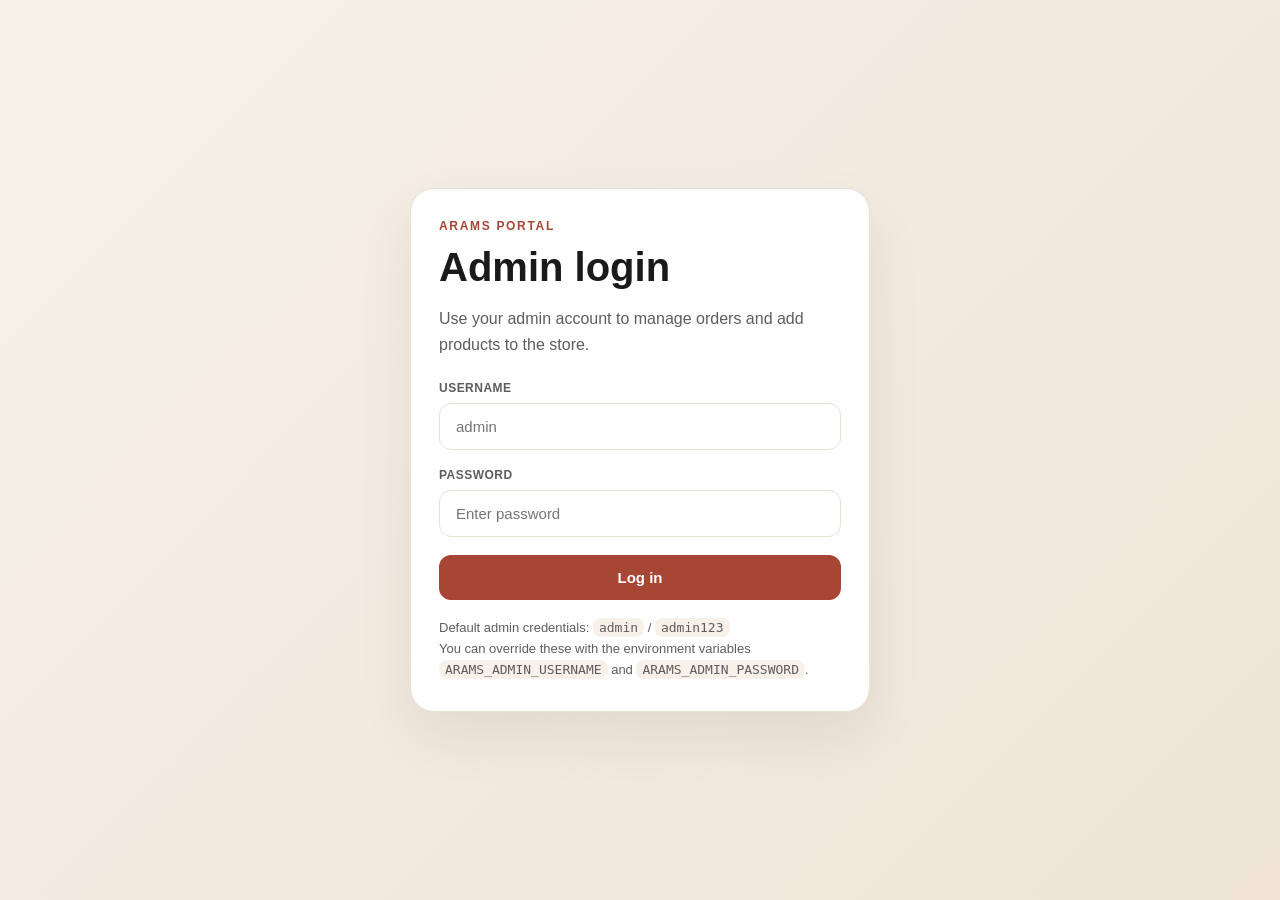
<file: admin_login.html>
<!doctype html>
<html lang="en">
<head>
  <meta charset="utf-8">
  <meta name="viewport" content="width=device-width, initial-scale=1">
  <title>ARAMS Portal Login</title>
  <style>
    :root {
      --ink: #1a1a1a;
      --muted: #5d5d5d;
      --paper: #fff;
      --soft: #f4f0ea;
      --line: #e7e1d7;
      --brand: #a74635;
      --brand-dark: #7d3228;
    }
    * { box-sizing: border-box; }
    body {
      margin: 0;
      min-height: 100vh;
      display: grid;
      place-items: center;
      background: linear-gradient(135deg, #f7f1ea 0%, #efe4d5 100%);
      color: var(--ink);
      font-family: Arial, Helvetica, sans-serif;
    }
    .login-box {
      width: min(92vw, 460px);
      background: var(--paper);
      border: 1px solid var(--line);
      border-radius: 24px;
      box-shadow: 0 24px 55px rgba(33, 25, 20, 0.08);
      padding: 30px 28px;
    }
    .brand {
      font-size: 12px;
      letter-spacing: 0.14em;
      text-transform: uppercase;
      color: var(--brand);
      font-weight: 700;
      margin-bottom: 12px;
    }
    h1 {
      margin: 0 0 12px;
      font-size: clamp(2rem, 4vw, 2.5rem);
    }
    .subtitle {
      color: var(--muted);
      margin-bottom: 24px;
      line-height: 1.6;
    }
    label {
      display: block;
      font-size: 12px;
      font-weight: 700;
      letter-spacing: 0.04em;
      text-transform: uppercase;
      color: var(--muted);
      margin-bottom: 8px;
    }
    input {
      width: 100%;
      background: #fff;
      border: 1px solid var(--line);
      border-radius: 12px;
      padding: 14px 16px;
      font-size: 15px;
      margin-bottom: 18px;
    }
    button {
      width: 100%;
      border: none;
      border-radius: 12px;
      background: var(--brand);
      color: white;
      padding: 14px 18px;
      font-size: 15px;
      font-weight: 700;
      cursor: pointer;
    }
    button:hover {
      background: var(--brand-dark);
    }
    .helper {
      margin-top: 18px;
      font-size: 13px;
      color: var(--muted);
      line-height: 1.6;
    }
    code {
      background: #f7f1ea;
      border-radius: 8px;
      padding: 2px 6px;
      font-family: Consolas, monospace;
    }
  </style>
</head>
<body>
  <div class="login-box">
    <div class="brand">ARAMS Portal</div>
    <h1>Admin login</h1>
    <p class="subtitle">Use your admin account to manage orders and add products to the store.</p>

    <form method="post" action="/admin/login">
      <label for="username">Username</label>
      <input id="username" name="username" type="text" placeholder="admin" required>

      <label for="password">Password</label>
      <input id="password" name="password" type="password" placeholder="Enter password" required>

      <button type="submit">Log in</button>
    </form>

    <div class="helper">
      Default admin credentials: <code>admin</code> / <code>admin123</code><br>
      You can override these with the environment variables <code>ARAMS_ADMIN_USERNAME</code> and <code>ARAMS_ADMIN_PASSWORD</code>.
    </div>
  </div>
</body>
</html>
</file>
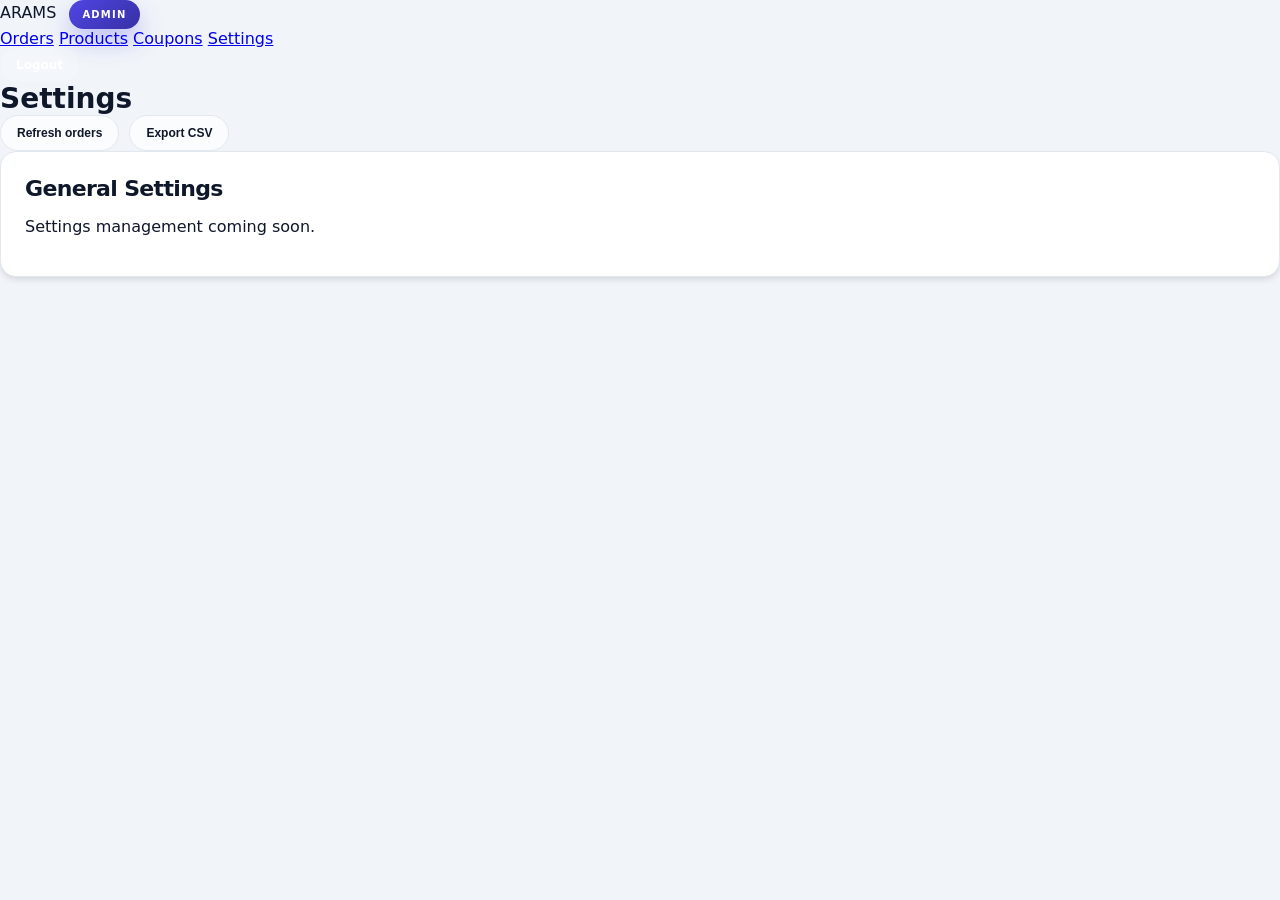
<file: admin_settings.html>
<!doctype html>
<html lang="en">
<head>
  <meta charset="utf-8">
  <meta name="viewport" content="width=device-width, initial-scale=1">
  <title>ARAMS Admin Portal</title>
  <style>
    :root {
      --ink: #0f172a;
      --muted: #64748b;
      --line: #e2e8f0;
      --paper: #ffffff;
      --soft: #f8fafc;
      --soft-strong: #f1f5f9;
      --brand: #4f46e5;
      --brand-dark: #3730a3;
      --brand-soft: #e0e7ff;
      --success: #dcfce7;
      --success-text: #166534;
      --warn: #fef08a;
      --warn-text: #854d0e;
      --danger: #fee2e2;
      --danger-text: #991b1b;
      --shadow: 0 4px 6px -1px rgba(0, 0, 0, 0.1), 0 2px 4px -2px rgba(0, 0, 0, 0.05);
      --sidebar-bg: #1e293b;
      --sidebar-ink: #f8fafc;
      --sidebar-muted: #94a3b8;
      --sidebar-hover: #334155;
      --sidebar-active: #38bdf8;
    }
    * { box-sizing: border-box; }
    body {
      margin: 0;
      font-family: "Inter", system-ui, -apple-system, sans-serif;
      background: #f1f5f9;
      color: var(--ink);
    }
    .wrap {
      max-width: 1220px;
      margin: 0 auto;
      padding: 32px 18px 80px;
    }
    .topbar {
      display: flex;
      justify-content: space-between;
      align-items: center;
      gap: 18px;
      margin-bottom: 22px;
      padding: 18px 20px;
      background: rgba(255,255,255,0.66);
      border: 1px solid rgba(23,20,18,0.06);
      border-radius: 20px;
      box-shadow: var(--shadow);
      backdrop-filter: blur(8px);
    }
    h1 {
      margin: 0;
      font-size: clamp(28px, 3vw, 38px);
      line-height: 1.1;
      letter-spacing: -0.04em;
    }
    .badge {
      display: inline-block;
      padding: 9px 13px;
      background: linear-gradient(135deg, var(--brand) 0%, var(--brand-dark) 100%);
      color: white;
      font-size: 10px;
      font-weight: 800;
      letter-spacing: 0.12em;
      text-transform: uppercase;
      border-radius: 999px;
      box-shadow: 0 12px 24px rgba(79, 70, 229, 0.3);
    }
    .toolbar {
      display: flex;
      justify-content: space-between;
      gap: 12px;
      align-items: center;
      margin-bottom: 20px;
    }
    .admin-actions {
      display: flex;
      gap: 10px;
      align-items: center;
      flex-wrap: wrap;
    }
    .filter-box {
      display: flex;
      gap: 10px;
      align-items: center;
      flex-wrap: wrap;
      margin: 0 0 18px;
    }
    .filter-box input, .filter-box select {
      min-height: 40px;
      border: 1px solid var(--line);
      border-radius: 12px;
      background: rgba(255,255,255,0.8);
      padding: 0 12px;
      font-size: 13px;
      color: var(--ink);
    }
    .summary-grid {
      display: grid;
      grid-template-columns: repeat(4, minmax(0, 1fr));
      gap: 16px;
      margin: 0 0 24px;
    }
    .summary-card {
      background: var(--paper);
      border: 1px solid var(--line);
      border-radius: 12px;
      padding: 20px 20px 16px;
      box-shadow: var(--shadow);
      position: relative;
      overflow: hidden;
    }
    .summary-card::before {
      content: "";
      position: absolute;
      inset: 0 auto auto 0;
      width: 100%;
      height: 4px;
      background: linear-gradient(90deg, var(--brand) 0%, rgba(79, 70, 229, 0.2) 100%);
    }
    .summary-card .label {
      display: block;
      color: var(--muted);
      font-size: 11px;
      font-weight: 800;
      letter-spacing: 0.09em;
      text-transform: uppercase;
      margin-bottom: 10px;
    }
    .summary-card strong {
      display: block;
      font-size: clamp(24px, 2vw, 32px);
      line-height: 1.1;
      margin-bottom: 6px;
      letter-spacing: -0.04em;
    }
    .summary-card small {
      color: var(--muted);
      font-size: 12px;
      line-height: 1.5;
      display: block;
    }
    .button-row {
      display: flex;
      gap: 10px;
      flex-wrap: wrap;
    }
    button, .button-link {
      border: 1px solid var(--line);
      background: rgba(255,255,255,0.72);
      color: var(--ink);
      border-radius: 999px;
      padding: 10px 16px;
      cursor: pointer;
      font-weight: 700;
      font-size: 12px;
      text-decoration: none;
      display: inline-flex;
      align-items: center;
      justify-content: center;
      transition: transform 0.2s ease, box-shadow 0.2s ease, border-color 0.2s ease;
    }
    button:hover, .button-link:hover {
      transform: translateY(-1px);
      box-shadow: 0 10px 18px rgba(20, 18, 17, 0.06);
      border-color: rgba(20, 18, 17, 0.12);
    }
    .button-primary {
      background: linear-gradient(135deg, var(--brand) 0%, var(--brand-dark) 100%);
      border-color: transparent;
      color: white;
      box-shadow: 0 12px 22px rgba(79, 70, 229, 0.3);
    }
    .grid {
      display: grid;
      grid-template-columns: 360px 1fr;
      gap: 24px;
      margin-bottom: 24px;
    }
    .card {
      background: var(--paper);
      border: 1px solid var(--line);
      border-radius: 16px;
      padding: 24px;
      box-shadow: var(--shadow);
    }
    .card h2 {
      margin: 0 0 16px;
      font-size: 22px;
      letter-spacing: -0.03em;
    }
    form {
      display: grid;
      gap: 14px;
    }
    label {
      display: block;
      font-size: 12px;
      letter-spacing: 0.06em;
      text-transform: uppercase;
      color: var(--muted);
      font-weight: 700;
    }
    input, textarea {
      width: 100%;
      border: 1px solid var(--line);
      border-radius: 12px;
      padding: 12px 14px;
      font-size: 14px;
      background: #fff;
      color: var(--ink);
    }
    textarea {
      min-height: 86px;
      resize: vertical;
    }
    .half {
      display: grid;
      grid-template-columns: 1fr 1fr;
      gap: 12px;
    }
    .product-list {
      list-style: none;
      padding: 0;
      margin: 0;
      display: grid;
      gap: 12px;
    }
    .product-list li {
      border: 1px solid rgba(23,20,18,0.08);
      border-radius: 14px;
      padding: 14px;
      display: flex;
      justify-content: space-between;
      align-items: center;
      gap: 14px;
      background: linear-gradient(180deg, rgba(246,241,235,0.7) 0%, rgba(255,255,255,0.9) 100%);
    }
    .product-meta {
      font-size: 14px;
      line-height: 1.5;
    }
    .product-meta strong {
      font-size: 15px;
    }
    .product-meta small {
      color: var(--muted);
    }
    .product-price {
      font-weight: 800;
      white-space: nowrap;
      color: var(--brand-dark);
    }
    .product-actions {
      display: flex;
      gap: 8px;
      flex-wrap: wrap;
      justify-content: flex-end;
    }
    .mini-button {
      border: 1px solid var(--line);
      background: #fff;
      color: var(--ink);
      border-radius: 999px;
      padding: 7px 10px;
      cursor: pointer;
      font-size: 11px;
      font-weight: 700;
    }
    .mini-button.danger {
      border-color: rgba(166, 63, 63, 0.2);
      background: #fff3f3;
      color: var(--danger-text);
    }
    table {
      width: 100%;
      border-collapse: collapse;
      overflow: hidden;
      border-radius: 12px;
    }
    th, td {
      padding: 14px 16px;
      border-bottom: 1px solid var(--line);
      text-align: left;
      vertical-align: top;
      font-size: 13px;
    }
    th {
      background: var(--soft);
      font-size: 11px;
      color: var(--muted);
      letter-spacing: 0.08em;
      text-transform: uppercase;
    }
    tbody tr:hover {
      background: rgba(79, 70, 229, 0.04);
    }
    .status {
      display: inline-block;
      padding: 5px 9px;
      border-radius: 999px;
      background: var(--soft-strong);
      color: var(--muted);
      font-size: 11px;
      font-weight: 700;
      text-transform: capitalize;
    }
    .status--awaiting_whatsapp { background: #ffedd5; color: #c2410c; }
    .status--awaiting_payment { background: #fef9c3; color: #a16207; }
    .status--paid { background: #dcfce7; color: #15803d; }
    .status--packed { background: #dbeafe; color: #1d4ed8; }
    .status--shipped { background: #e0e7ff; color: #4338ca; }
    .status--completed { background: #bbf7d0; color: #166534; }
    .status--cancelled { background: var(--danger); color: var(--danger-text); }
    .status-select {
      width: 100%;
      border: 1px solid var(--line);
      border-radius: 10px;
      padding: 8px 10px;
      font-size: 12px;
      background: #fff;
      color: var(--ink);
    }
    .toast {
      padding: 12px 14px;
      border-radius: 12px;
      font-size: 14px;
      margin-bottom: 16px;
      display: none;
    }
    .toast.show {
      display: block;
    }
    .toast.success {
      background: var(--success);
      color: var(--success-text);
    }
    .toast.error {
      background: var(--danger);
      color: var(--danger-text);
    }
    .empty {
      padding: 22px 0;
      color: var(--muted);
      font-size: 14px;
    }
    @media (max-width: 760px) {
      .grid { grid-template-columns: 1fr; }
      table, thead, tbody, th, td, tr { display: block; }
      thead { display: none; }
      tr { border-bottom: 1px solid var(--line); }
      td { border: none; padding: 10px 16px; }
      .half { grid-template-columns: 1fr; }
    .top-navbar {
      display: flex; align-items: center; background: var(--sidebar-bg); color: var(--sidebar-ink);
      padding: 0 32px; height: 64px; position: sticky; top: 0; z-index: 100;
      box-shadow: 0 4px 6px -1px rgba(0,0,0,0.1);
    }
    .top-navbar .brand { font-size: 20px; font-weight: 800; margin-right: 48px; letter-spacing: 0.05em; color: white; display:flex; align-items:center; }
    .top-navbar-nav { display: flex; gap: 8px; flex: 1; }
    .top-navbar-nav a {
      text-decoration: none; color: var(--sidebar-muted); font-weight: 600;
      padding: 8px 16px; border-radius: 8px; transition: all 0.2s;
    }
    .top-navbar-nav a:hover { background: var(--sidebar-hover); color: var(--sidebar-ink); }
    .top-navbar-nav a.active { background: rgba(56, 189, 248, 0.15); color: var(--sidebar-active); }
    .top-navbar-actions { display: flex; align-items: center; gap: 16px; }
    .page-container { max-width: 1200px; margin: 0 auto; padding: 32px 20px; }
    .top-header { display: flex; justify-content: space-between; align-items: center; margin-bottom: 32px; }
  </style>
</head>
<body>
    <nav class="top-navbar">
    <div class="brand">ARAMS <span class="badge" style="margin-left: 8px;">Admin</span></div>
    <div class="top-navbar-nav">
      <a href="/admin/orders">Orders</a>
      <a href="/admin/products">Products</a>
      <a href="/admin/coupons">Coupons</a>
      <a href="/admin/settings" class="active">Settings</a>
    </div>
    <div class="top-navbar-actions">
      <a class="button-link" href="/admin/logout" style="background: rgba(255,255,255,0.1); border:none; color:white;">Logout</a>
    </div>
  </nav>
  <main class="page-container">
      <div class="top-header">
        <h2 style="margin: 0; font-size: 28px;">Settings</h2>
        <div class="admin-actions">
          <div class="button-row">
            <button type="button" id="refresh-orders">Refresh orders</button>
            <button type="button" id="export-orders">Export CSV</button>
          </div>
        </div>
      </div>

    
    <div class="card">
        <h2>General Settings</h2>
        <p>Settings management coming soon.</p>
    </div>
    </main>
  </div>
</body>
</html>
</file>
